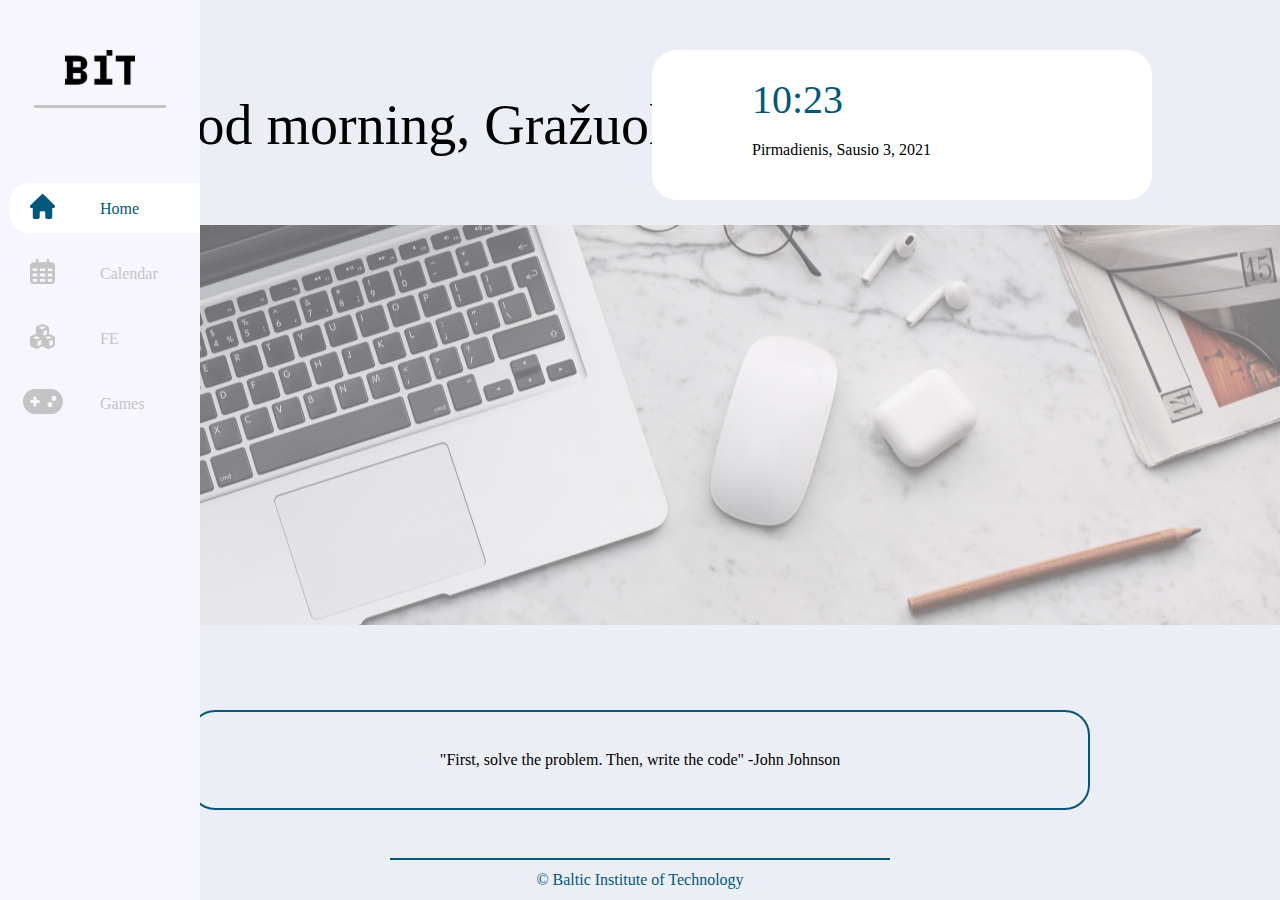
<file: index.html>
<!DOCTYPE html>
<html lang="en">

<head>
    <meta charset="UTF-8">
    <meta http-equiv="X-UA-Compatible" content="IE=edge">
    <meta name="viewport" content="width=device-width, initial-scale=1.0">
    <link rel="stylesheet" href="global.css">
    <link rel="stylesheet" href="./assets/css/layout.css">
    <title>Friday challange</title>
</head>

<body>
    <header>
        <nav id="nav-container">
            <img class="bit-logo" src="./assets/img/bit-logo.svg" alt="BIT-logo">
            <div class="line"></div>
            <ul class="nav-list">
                <div class="white-field"></div>
                <li><a class="home" href="./calendar.html"><img src="./assets/img/home-icon.svg" alt="home icon">
                        <div class="nav-names">Home</div>
                    </a></li>
                <li><a href="./calendar.html"><img src="./assets/img/calendar-icon.svg" alt="Calendar icon">
                        <div class="nav-names">Calendar</div>
                    </a></li>
                <li><a href="#"><img src="./assets/img/cubes-icon.svg" alt="Stacked cubes icon">
                        <div class="nav-names">FE</div>
                    </a></li>
                <li><a href="#"><img class="games" src="./assets/img/controller-icon.svg" alt="Controller icon">
                        <div class="nav-names">Games</div>
                    </a></li>
            </ul>
        </nav>
    </header>
    <div class="bg-img">
    </div>
    <div class="greeting">
        <h2>Good morning, Gražuoli!</h2>
    </div>
    <div class="time centering">
        <span>10:23</span>
        <span>Pirmadienis, Sausio 3, 2021</span>
    </div>
    <div class="daily-quote centering">
        <p>"First, solve the problem. Then, write the code" -John Johnson</p>
    </div>

    <footer class="footer">
        <div class="footer-line"></div>
        © Baltic Institute of Technology
    </footer>
</body>

</html>
</file>
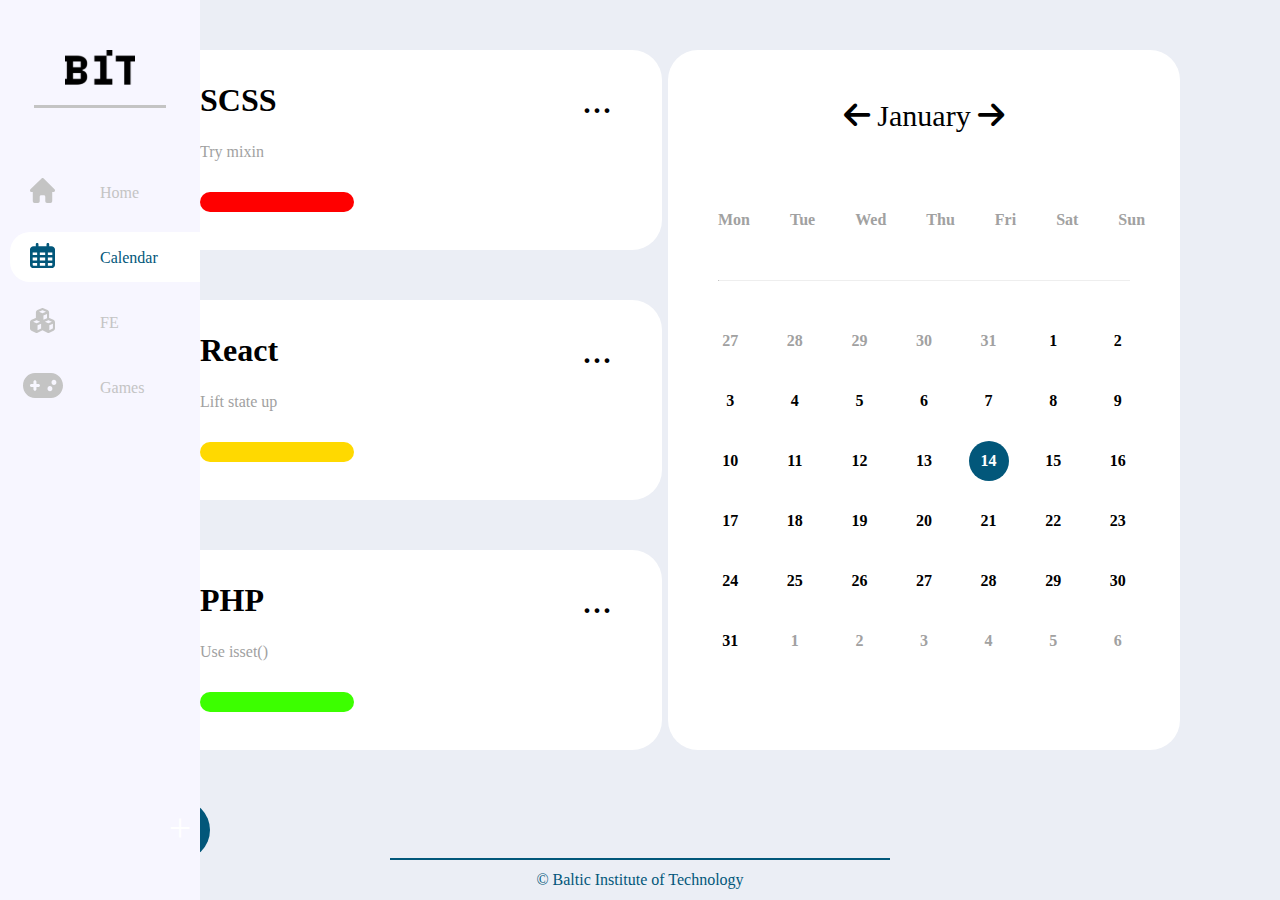
<file: calendar.html>
<!DOCTYPE html>
<html lang="en">

<head>
    <meta charset="UTF-8">
    <meta http-equiv="X-UA-Compatible" content="IE=edge">
    <meta name="viewport" content="width=device-width, initial-scale=1.0">
    <link rel="stylesheet" href="global.css">
    <link rel="stylesheet" href="./assets/css/layout.css">
    <link rel="stylesheet" href="./assets/css/calendar.css">
    <link rel="stylesheet" href="https://cdnjs.cloudflare.com/ajax/libs/font-awesome/6.0.0/css/all.min.css"
        integrity="sha512-9usAa10IRO0HhonpyAIVpjrylPvoDwiPUiKdWk5t3PyolY1cOd4DSE0Ga+ri4AuTroPR5aQvXU9xC6qOPnzFeg=="
        crossorigin="anonymous" referrerpolicy="no-referrer" />
    <title>Calendar</title>
</head>

<body>
    <header>
        <nav id="nav-container">
            <img class="bit-logo" src="./assets/img/bit-logo.svg" alt="BIT-logo">
            <div class="line"></div>
            <ul class="nav-list">
                <li><a href="./index.html">
                    <div class="white-field"></div>
                        <div><svg width="25" height="25" viewBox="0 0 25 25" fill="none"
                                xmlns="http://www.w3.org/2000/svg">
                                <path
                                    d="M24.9924 12.4756C24.9924 13.3545 24.3413 14.043 23.6034 14.043H22.2145L22.2448 21.8604C22.2448 21.9971 22.2362 22.124 22.2231 22.2559V23.0469C22.2231 24.126 21.4462 25 20.487 25H19.7925C19.7447 25 19.697 24.9561 19.6493 24.9951C19.5885 24.9561 19.5277 25 19.467 25H17.0146C16.0554 25 15.2784 24.126 15.2784 23.0469V18.75C15.2784 17.8857 14.6577 17.1875 13.8895 17.1875H11.1116C10.3433 17.1875 9.72263 17.8857 9.72263 18.75V23.0469C9.72263 24.126 8.94568 25 7.98644 25H5.56013C5.49502 25 5.42991 24.9951 5.36481 24.9902C5.31272 24.9951 5.26063 25 5.20855 25H4.51408C3.55527 25 2.77789 24.126 2.77789 23.0469V17.5781C2.77789 17.5342 2.7792 17.4854 2.7818 17.4414V14.043H1.39112C0.608532 14.043 0 13.3545 0 12.4756C0 12.0361 0.130387 11.6455 0.43448 11.3037L11.563 0.391406C11.8668 0.0489258 12.214 0 12.5179 0C12.8217 0 13.1689 0.0978515 13.4337 0.34248L24.5149 11.3037C24.8621 11.6455 25.0401 12.0361 24.9924 12.4756Z"
                                    fill="#C4C4C4" />
                            </svg>
                        </div>
                        <div class="nav-names">Home</div>
                    </a></li>

                <li><a class="cal" href="./calendar.html">
                        <div><svg width="25" height="25" viewBox="0 0 25 25" fill="none"
                                xmlns="http://www.w3.org/2000/svg">
                                <path
                                    d="M8.48214 3.125H16.5179V1.17188C16.5179 0.524902 17.115 0 17.8571 0C18.5993 0 19.1964 0.524902 19.1964 1.17188V3.125H21.4286C23.3984 3.125 25 4.52393 25 6.25V21.875C25 23.5986 23.3984 25 21.4286 25H3.57143C1.59877 25 0 23.5986 0 21.875V6.25C0 4.52393 1.59877 3.125 3.57143 3.125H5.80357V1.17188C5.80357 0.524902 6.40067 0 7.14286 0C7.88504 0 8.48214 0.524902 8.48214 1.17188V3.125ZM2.67857 12.1094H7.14286V9.375H2.67857V12.1094ZM2.67857 14.4531V17.5781H7.14286V14.4531H2.67857ZM9.82143 14.4531V17.5781H15.1786V14.4531H9.82143ZM17.8571 14.4531V17.5781H22.3214V14.4531H17.8571ZM22.3214 9.375H17.8571V12.1094H22.3214V9.375ZM22.3214 19.9219H17.8571V22.6562H21.4286C21.9196 22.6562 22.3214 22.3047 22.3214 21.875V19.9219ZM15.1786 19.9219H9.82143V22.6562H15.1786V19.9219ZM7.14286 19.9219H2.67857V21.875C2.67857 22.3047 3.07812 22.6562 3.57143 22.6562H7.14286V19.9219ZM15.1786 9.375H9.82143V12.1094H15.1786V9.375Z"
                                    fill="#02577a" />
                            </svg>
                        </div>
                        <div class="nav-names">Calendar</div>
                    </a></li>
                <li><a href="#"><img src="./assets/img/cubes-icon.svg" alt="Stacked cubes icon">
                        <div class="nav-names">FE</div>
                    </a></li>
                <li><a href="#"><img class="games" src="./assets/img/controller-icon.svg" alt="Controller icon">
                        <div class="nav-names">Games</div>
                    </a></li>
            </ul>
        </nav>
    </header>

    <section>
        <div class="custom-box">
            <a href="#" class="dot">...</a>
            <p class="names">SCSS</p>
            <p class="info">Try mixin</p>
            <div class="bar1"></div>
        </div>
        <div class="custom-box">
            <a href="#" class="dot">...</a>
            <p class="names">React</p>
            <p class="info">Lift state up</p>
            <div class="bar2"></div>
        </div>
        <div class="custom-box">
            <a href="#" class="dot">...</a>
            <p class="names">PHP</p>
            <p class="info">Use isset()</p>
            <div class="bar3"></div>
        </div>
        <div class="calendar">

            <div class="month">
                <p class="cal-top"><i class="fa-solid fa-arrow-left"></i> January <i
                        class="fa-solid fa-arrow-right"></i></p>
            </div>

            <div class="week-row">
                <ul class="calendar-grid weekdays">
                    <li class="gray-day">Mon</li>
                    <li class="gray-day">Tue</li>
                    <li class="gray-day">Wed</li>
                    <li class="gray-day">Thu</li>
                    <li class="gray-day">Fri</li>
                    <li class="gray-day">Sat</li>
                    <li class="gray-day">Sun</li>
                </ul>
                <hr>
                <ul class="calendar-grid">
                    <li class="gray-day">27</li>
                    <li class="gray-day">28</li>
                    <li class="gray-day">29</li>
                    <li class="gray-day">30</li>
                    <li class="gray-day">31</li>
                    <li>1</li>
                    <li>2</li>
                    <li>3</li>
                    <li>4</li>
                    <li>5</li>
                    <li>6</li>
                    <li>7</li>
                    <li>8</li>
                    <li>9</li>
                    <li>10</li>
                    <li>11</li>
                    <li>12</li>
                    <li>13</li>
                    <li class="this-day">
                        <div class="circle-day"></div><span>14</span>
                    </li>
                    <li>15</li>
                    <li>16</li>
                    <li>17</li>
                    <li>18</li>
                    <li>19</li>
                    <li>20</li>
                    <li>21</li>
                    <li>22</li>
                    <li>23</li>
                    <li>24</li>
                    <li>25</li>
                    <li>26</li>
                    <li>27</li>
                    <li>28</li>
                    <li>29</li>
                    <li>30</li>
                    <li>31</li>
                    <li class="gray-day">1</li>
                    <li class="gray-day">2</li>
                    <li class="gray-day">3</li>
                    <li class="gray-day">4</li>
                    <li class="gray-day">5</li>
                    <li class="gray-day">6</li>
                </ul>
            </div>
        </div>
    </section>
    <div class="circle"><span>+</span></div>

    <footer class="footer">
        <div class="footer-line"></div>
        © Baltic Institute of Technology
    </footer>
</body>

</html>
</file>
<file: global.css>
body {
  background-color: #EBEEF5;
  font-family: Montserrat;
  font-style: normal;
  font-weight: 500;
  font-size: 16px;
  line-height: 20px;
  margin: 0;
}
</file>
<file: assets/css/layout.css>
#nav-container {
  background-color: #f7f6ff;
  width: 100px;
  height: 100vh;
  position: absolute;
  top: 0;
  left: 0;
  transition: all 0.5s ease-in-out;
  overflow: hidden;
  z-index: 0;
}
#nav-container:hover {
  width: 200px;
}
/* ----------LOGO---------- */
#nav-container > img {
  padding-top: 50px;
}
#nav-container .bit-logo {
  width: 70px;
  margin: 0 auto;
  text-align: center;
  display: block;
}
#nav-container .bit-logo:hover {
  text-align: center;
}
#nav-container .line {
  width: 66%;
  height: 3px;
  background-color: #c4c4c4;
  margin: 20px 17% 0;
}
/* ----------NAV-ITEMS---------- */
.nav-names:hover{
  color: #02577a;
}
#nav-container .nav-list {
  width: 100%;
  padding: 50px 0 50px 30px;
  list-style-type: none;
  text-align: left;
}
#nav-container .nav-list .games {
  margin-left: -7.5px;
}
#nav-container .nav-list li {
  padding: 20px 0;
}
#nav-container .nav-list a {
  display: block;
  text-decoration: none;
  color: #c4c4c4;
}
#nav-container .nav-list .home {
  color: #02577a;
}
#nav-container .nav-list .white-field {
  display: block;
  position: absolute;
  background-color: rgb(255, 255, 255);
  height: 50px;
  width: 100%;
  border-radius: 20px 0 0 20px;
  left: 10px;
  top: 183px;
  z-index: -1;
}
#nav-container .nav-list .nav-names {
  padding-left: 70px;
  margin-top: -25px;
}
/* ----------FOOTER---------- */
.footer-line {
  width: 500px;
  height: 2px;
  background-color: #02577a;
  margin-bottom: 10px;
}
.footer {
  color: #02577a;
  text-align: center;
  position: absolute;
  bottom: 10px;
  left: calc(50% - 250px);
  z-index: -1;
}
/* ----------MAIN AND PIC---------- */
.bg-img {
  background-image: url("../img/workplace-results-professional-report-accounting-during 1.png");
  background-position: center;
  background-repeat: repeat;
  width: 100%;
  height: 400px;
  top: 25%;
  left: 0;
  position: absolute;
  z-index: -1;
}
/* ----------NAME AND GREETING---------- */
.greeting {
  position: absolute;
  left: 10%;
  top: 50px;
  width: 600px;
  height: 150px;
  overflow-wrap: break-word;
  display: flex;
  align-items: center;
  z-index: -1;
}
.greeting h2 {
  font-size: 56px;
  font-weight: 400;
  line-height: 60px;
}
/* ----------TIME AND DATE---------- */
.time {
  width: 500px;
  height: 150px;
  background-color: rgb(255, 255, 255);
  position: absolute;
  right: 10%;
  top: 50px;
  border-radius: 25px;
  z-index: -1;
}
.time span {
  display: block;
  width: 60%;
}
.time span:nth-of-type(1) {
  color: #02577a;
  font-size: 40px;
}
/* ----------QUOTE---------- */
.daily-quote {
  border: 2px solid #02577a;
  width: 900px;
  padding: 10px 30px;
  height: 100px;
  border-radius: 25px;
  left: calc(50% - 450px);
  bottom: 10%;
  position: absolute;
  box-sizing: border-box;
  overflow-wrap: break-word;
  z-index: -1;
}
/* ----------UNIVERSAL CENTER FLEX---------- */
.centering {
  align-items: center;
  justify-content: center;
  display: flex;
  flex-direction: column;
  gap: 30px;
}
/* ------------------------MEDIA QUERRY RESPONSIVE------------------------------- */
@media only screen and (max-width: 576px) {
  .time {
    width: 400px;
    left: calc((50% - 200px) + 50px);
    top: 3%;
    z-index: -1;
  }
  .time span {
    width: 90%;
  }
  .greeting {
    left: calc((50% - 200px) + 70px);
    top: 20%;
    width: 300px;
  }
  .greeting h2 {
    font-size: 30px;
    line-height: 30px;
  }
  .bg-img {
    background-position: top left;
    width: 900px;
    margin-top: 15%;
    height: 300px;
  }
  .daily-quote {
    width: 400px;
    left: calc((50% - 200px) + 50px);
    padding: 0 50px;
    box-sizing: border-box;
    text-align: center;
  }
  .footer-line {
    width: 300px;
  }
  .footer {
    left: calc((50% - 150px) + 50px);
  }
}
</file>
<file: assets/css/calendar.css>
/* ----------NAV---------- */
#nav-container .nav-list .white-field {
  display: block;
  position: absolute;
  background-color: rgb(255, 255, 255);
  height: 50px;
  width: 100%;
  border-radius: 20px 0 0 20px;
  left: 10px;
  top: 232px;
  z-index: -1;
}
#nav-container .nav-list .cal {
  color: #02577a;
}
/* ----------3 LEFT BOXES---------- */
.custom-box {
  height: 200px;
  width: 40%;
  background-color: rgb(255, 255, 255);
  margin: 50px 0;
  margin-left: 150px;
  border-radius: 30px;
  z-index: -1;
  position: relative;
}
section .names {
  padding-top: 40px;
  margin-left: 50px;
  color: black;
  font-size: 2rem;
  font-weight: 600;
}
section .dot {
  text-decoration: none;
  position: absolute;
  right: 50px;
  top: 40px;
  font-size: 40px;
  color: black;
  z-index: 9999;
}
section .info {
  color: rgb(161, 161, 161);
  font-size: 1rem;
  font-weight: 400;
  margin-left: 50px;
  margin-bottom: 30px;
}
section br {
  margin: 20px 0;
}
section .bar1,
.bar2,
.bar3 {
  width: 30%;
  height: 20px;
  border: 1px;
  background-color: rgb(255, 0, 0);
  border-radius: 10px;
  margin-left: 50px;
}
section .bar2 {
  background-color: rgb(255, 217, 0);
}
section .bar3 {
  background-color: rgb(60, 255, 0);
}
/* ----------CALENDAR---------- */
.calendar {
  height: 700px;
  width: 40%;
  background-color: rgb(255, 255, 255);
  margin: 50px 0;
  margin-right: 100px;
  border-radius: 30px;
  z-index: -1;
  position: absolute;
  top: 0;
  right: 0;
}
.cal-top {
  margin-top: 50px;
  text-align: center;
  font-size: 30px;
}
.calendar-grid {
  display: grid;
  grid-template-columns: repeat(7, 1fr);
  grid-gap: 40px;
}
.weekdays,
.calendar-grid .weekdays li,
.gray-day {
  color: rgb(161, 161, 161);
}
.week-row {
  padding: 50px;
}
.week-row .calendar-grid {
  color: black;
  font-weight: 700;
}
ul {
  list-style: none;
  margin: 0;
  padding: 0;
  text-align: center;
}
hr {
  margin: 50px auto;
  border-top: 1px;
  color: rgb(161, 161, 161);
}
.this-day {
  position: relative;
  color: white;
}
.this-day .circle-day {
  background-color: #02577a;
  width: 40px;
  height: 40px;
  border-radius: 100%;
  text-align: center;
  color: white;
  margin: 0 auto;
  position: absolute;
  top: 50%;
  left: 50%;
  transform: translate(-50%, -50%);
  z-index: -1;
}
/* ----------CIRCLE---------- */
.circle {
  background-color: #02577a;
  width: 60px;
  height: 60px;
  margin-left: 150px;
  border-radius: 100%;
  text-align: center;
  color: white;
  font-size: 40px;
}
.circle span {
  padding-top: 20px;
  position: relative;
  top: 18px;
}
/* ------------------------MEDIA QUERRY RESPONSIVE------------------------------- */
@media only screen and (max-width: 576px) {
  #nav-container {
    background-color: #f7f6ff;
    width: 100px;
    height: 1330px;
  }
  .custom-box {
    height: 120px;
    width: 79%;
    top: 650px;
    right: 40px;
    position: relative;
  }
  .calendar {
    height: 600px;
    width: 79%;
    background-color: rgb(255, 255, 255);
    margin: 50px 0;
    margin-left: 10px;
    border-radius: 30px;
    position: absolute;
    top: 0;
    left: 100px;
  }
  section .names {
    padding-top: 15px;
    font-size: 1.5rem;
  }
  .calendar-grid {
    grid-gap: 20px;
  }
  section .dot {
    top: 0px;
  }
  section .info {
    margin-bottom: 10px;
  }
  section .bar1,
  .bar2,
  .bar3 {
    width: 40%;
    height: 15px;
  }
  .circle {
    position: absolute;
    bottom: -440px;
    right: 30px;
  }
  .footer {
    bottom: -500px;
  }
}
</file>
